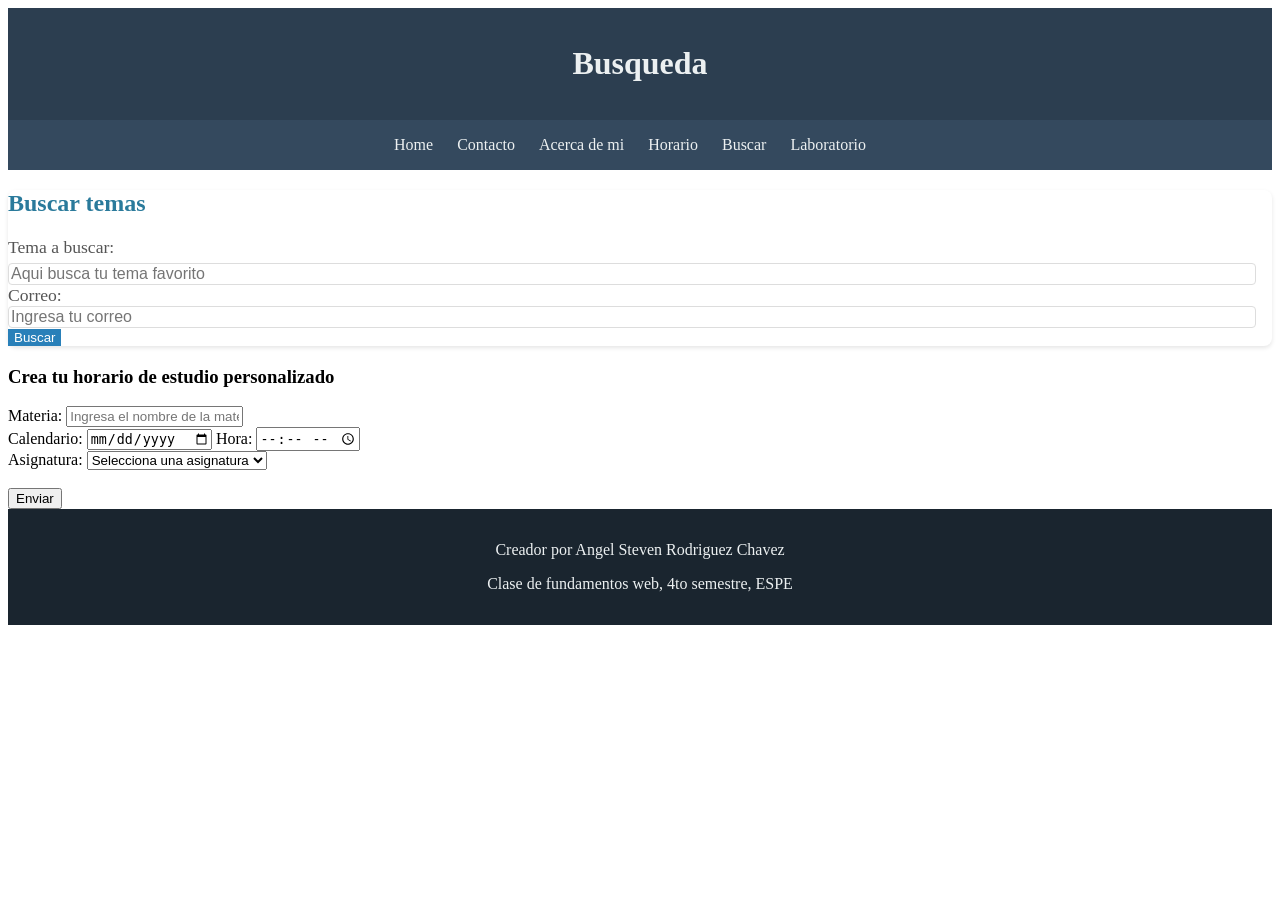
<file: pages/buscar/buscar.html>
<!DOCTYPE html>
<html lang="es">

<head>
    <meta charset="UTF-8">
    <meta name="viewport" content="width=device-width, initial-scale=1.0">
    <title>Buscar</title>
</head>

<body>

    <header style="background-color: #2c3e50; color: white; padding: 1rem 0; text-align: center;">
        <h1 style="color: #ecf0f1;">Busqueda</h1>
    </header>

    <nav style="background-color: #34495e; padding: 1rem;">
        <ul style="list-style: none; margin: 0; padding: 0; text-align: center;">
            <li style="display: inline; margin-right: 20px;">
                <a href="../../index.html" style="color: #ecf0f1; text-decoration: none;">
                    Home
                </a>
            </li>
            <li style="display: inline; margin-right: 20px;">
                <a href="../../pages/contacto/contacto.html" style="color: #ecf0f1; text-decoration: none;">
                    Contacto
                </a>
            </li>
            <li style="display: inline; margin-right: 20px;">
                <a href="../../pages/multimedia/multimedia.html" style="color: #ecf0f1; text-decoration: none;">
                    Acerca de mi
                </a>
            </li>
            <li style="display: inline; margin-right: 20px;">
                <a href="../../pages/horario/horario.html" style="color: #ecf0f1; text-decoration: none;">
                    Horario
                </a>
            </li>
            <li style="display: inline; margin-right: 20px;">
                <a href="../../pages/buscar/buscar.html" style="color: #ecf0f1; text-decoration: none;">
                    Buscar
                </a>
            </li>
            <li style="display: inline; margin-right: 20px;">
                <a href="../../pages/laboratorio/laboratorio.html"
                    style="color: #ecf0f1; text-decoration: none;">Laboratorio</a>
            </li>
        </ul>
    </nav>

    <main>
        <section class="formulario"
            style="background-color: white; margin-bottom: 20px; border-radius: 8px; box-shadow: 0 2px 4px rgba(0,0,0,0.1);">
            <h2 style="color: #2a7a9b;">Buscar temas</h2>
            <form method="GET" action="">
                <label for="Tema" style="display: block; margin-bottom: 5px; color: #555; font-size: 1.1em;">Tema a
                    buscar:</label>
                <input type="text" id="tema" name="tema" placeholder="Aqui busca tu tema favorito"
                    style="width: calc(100% - 22px);  border-radius: 4px; border: 1px solid #ddd; font-size: 1em;">

                <label for="Correo" style="display: block;  color: #555; font-size: 1.1em;">Correo:</label>
                <input type="email" id="correo" name="correo" placeholder="Ingresa tu correo"
                    style="width: calc(100% - 22px); border-radius: 4px; border: 1px solid #ddd; font-size: 1em;">

                <button type="submit"
                    style="background-color: #2980b9; color: white; border: none; cursor: pointer;">Buscar</button>
            </form>


        </section>

        <section id="Horario">
            <form method="GET" action="">
                <h3>
                    Crea tu horario de estudio personalizado
                </h3>
                <label for="Materia">Materia:</label>
                <input type="text" id="materia" name="Materia" maxlength="20"
                    placeholder="Ingresa el nombre de la materia">
                <br />
                <label for="calendario">Calendario:</label>
                <input type="date" id="calendario" name="calendario">
                <label for="hora">Hora:</label>
                <input type="time" id="hora" name="hora" min="08:00" max="17:00" step="1800" required>
            </form>

            <form action="a" method="POST">
                <label for="asignatura">Asignatura:</label>
                <select id="asignatura" name="asignatura" required>
                    <option value="">Selecciona una asignatura</option>
                    <option value="Fundamentos Web">Fundamentos Web</option>
                    <option value="Programacion">Programacion</option>
                    <option value="Redes">Redes</option>
                </select>
            </form>
            <br />
            <button type="submit">
                Enviar
            </button>
        </section>
    </main>

    <footer
        style="background-color: #1a252f; color: #ecf0f1; text-align: center; padding: 1rem 0; position: relative; bottom: 0; width: 100%;">
        <p> Creador por Angel Steven Rodriguez Chavez </p>
        <p>
            Clase de fundamentos web, 4to semestre, ESPE
        </p>
    </footer>
</body>

</html>
</file>
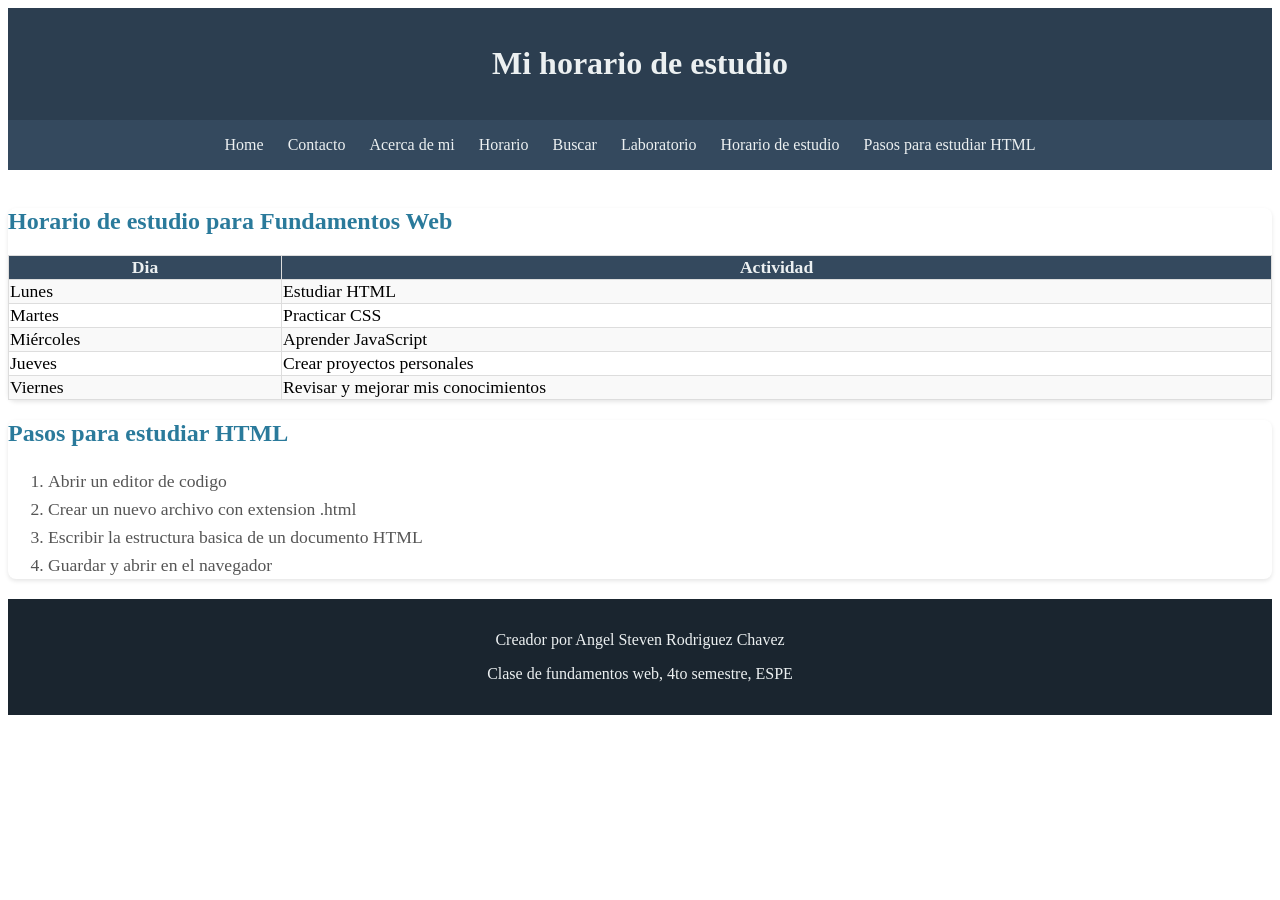
<file: pages/horario/horario.html>
<!DOCTYPE html>
<html lang="es">
<head>
    <meta charset="UTF-8">
    <meta name="viewport" content="width=device-width, initial-scale=1.0">
    <title>Horario</title>
</head>
<body >

    <header style="background-color: #2c3e50; color: white; padding: 1rem 0; text-align: center;">
        <h1 style="color: #ecf0f1;">Mi horario de estudio</h1>
    </header>

    <nav style="background-color: #34495e; padding: 1rem;">
        <ul style="list-style: none; margin: 0; padding: 0; text-align: center;">
            <li style="display: inline; margin-right: 20px;">
                <a href="../../index.html" style="color: #ecf0f1; text-decoration: none;">
                    Home
                </a>
            </li>
            <li style="display: inline; margin-right: 20px;">
                <a href="../../pages/contacto/contacto.html" style="color: #ecf0f1; text-decoration: none;">
                    Contacto
                </a>
            </li>
            <li style="display: inline; margin-right: 20px;">
                <a href="../../pages/multimedia/multimedia.html" style="color: #ecf0f1; text-decoration: none;">
                    Acerca de mi
                </a>
            </li>
            <li style="display: inline; margin-right: 20px;">
                <a href="../../pages/horario/horario.html" style="color: #ecf0f1; text-decoration: none;">
                    Horario
                </a>
            </li>
            <li style="display: inline; margin-right: 20px;">
                <a href="../../pages/buscar/buscar.html" style="color: #ecf0f1; text-decoration: none;">
                    Buscar
                </a>
            </li>
            <li style="display: inline; margin-right: 20px;">
                <a href="../../pages/laboratorio/laboratorio.html"
                    style="color: #ecf0f1; text-decoration: none;">Laboratorio</a>
            </li>
            <li style="display: inline; margin-right: 20px;">
                <a href="#Horario-para-estudiar-personalmente" style="color: #ecf0f1; text-decoration: none;">
                    Horario de estudio
                </a>
            </li>
            <li style="display: inline; margin-right: 20px;">
                <a href="#Pasos-para-estudiar-HTML" style="color: #ecf0f1; text-decoration: none;">
                    Pasos para estudiar HTML
                </a>

        </ul>
    </nav>
    <br />
    <main>
        <section id="Horario-para-estudiar-personalmente" style="background-color: white; margin-bottom: 20px; border-radius: 8px; box-shadow: 0 2px 4px rgba(0,0,0,0.1);">
            <h2 style="color: #2a7a9b;">Horario de estudio para Fundamentos Web</h2>
            <table border="1" style="width: 100%; border-collapse: collapse; margin-top: 15px; font-size: 1.1em;">
                <tr style="background-color: #34495e; color: #ecf0f1;">
                    <th style="border: 1px solid #ddd;">Dia</th>
                    <th style="border: 1px solid #ddd;">Actividad</th>
                </tr>

                <tr style="background-color: #f9f9f9;">
                    <td style="border: 1px solid #ddd;">Lunes</td>
                    <td style="border: 1px solid #ddd;">Estudiar HTML</td>
                </tr>
                <tr>
                    <td style="border: 1px solid #ddd;">Martes</td>
                    <td style="border: 1px solid #ddd;">Practicar CSS</td>
                </tr>
                <tr style="background-color: #f9f9f9;">
                    <td style="border: 1px solid #ddd;">Miércoles</td>
                    <td style="border: 1px solid #ddd;">Aprender JavaScript</td>
                </tr>
                <tr>
                    <td style="border: 1px solid #ddd;">Jueves</td>
                    <td style="border: 1px solid #ddd;">Crear proyectos personales</td>
                </tr>
                <tr style="background-color: #f9f9f9;">
                    <td style="border: 1px solid #ddd;">Viernes</td>
                    <td style="border: 1px solid #ddd;">Revisar y mejorar mis conocimientos</td>
                </tr>
            </table>
        </section>
    </main>
    <section id="Pasos-para-estudiar-HTML" style="background-color: white; margin-bottom: 20px; border-radius: 8px; box-shadow: 0 2px 4px rgba(0,0,0,0.1);">
        <h2 style="color: #2a7a9b;">Pasos para estudiar HTML</h2>
        <ol style="color: #555; line-height: 1.6; font-size: 1.1em;">
            <li>Abrir un editor de codigo</li>
            <li>Crear un nuevo archivo con extension .html</li>
            <li>Escribir la estructura basica de un documento HTML</li>
            <li>Guardar y abrir en el navegador</li>
        </ol>
    </section>

    <footer style="background-color: #1a252f; color: #ecf0f1; text-align: center; padding: 1rem 0; position: relative; bottom: 0; width: 100%;">
        <p> Creador por Angel Steven Rodriguez Chavez </p>
        <p> Clase de fundamentos web, 4to semestre, ESPE </p>
    </footer>
</body>
</html>
</file>
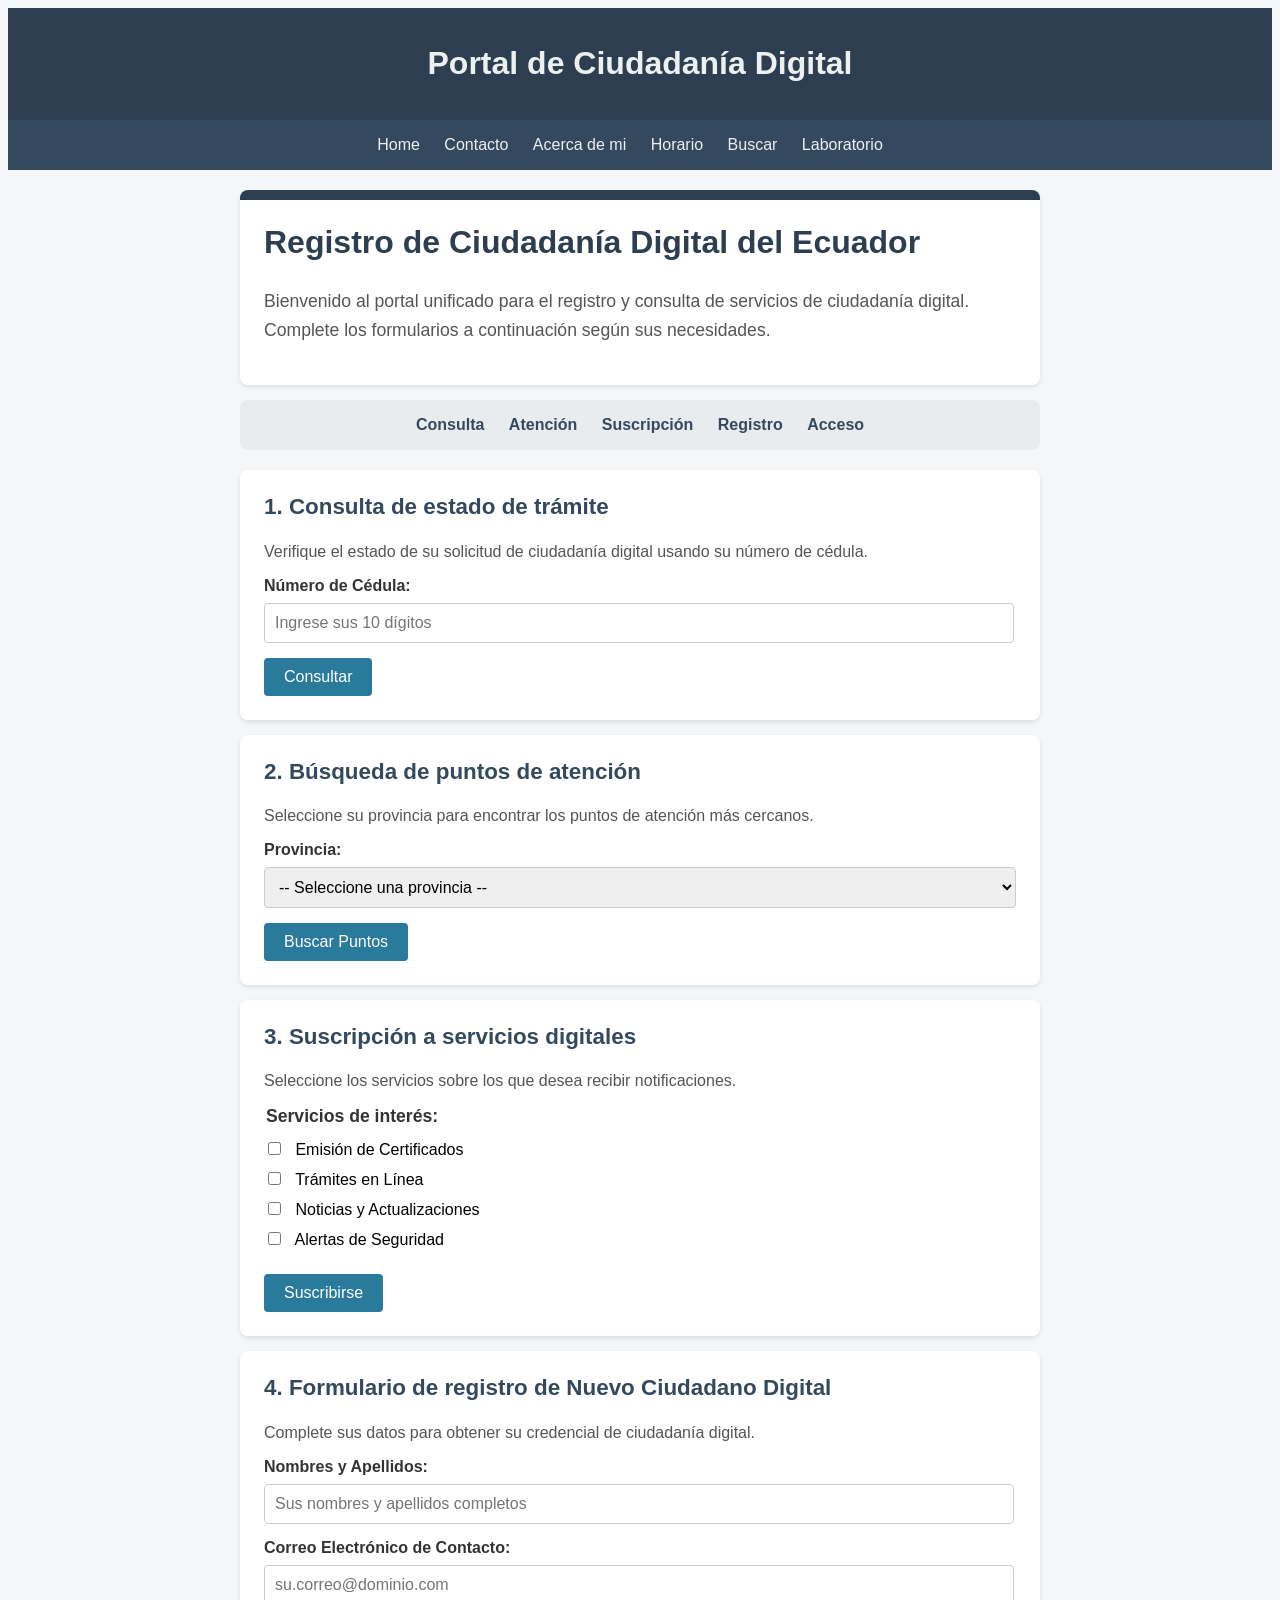
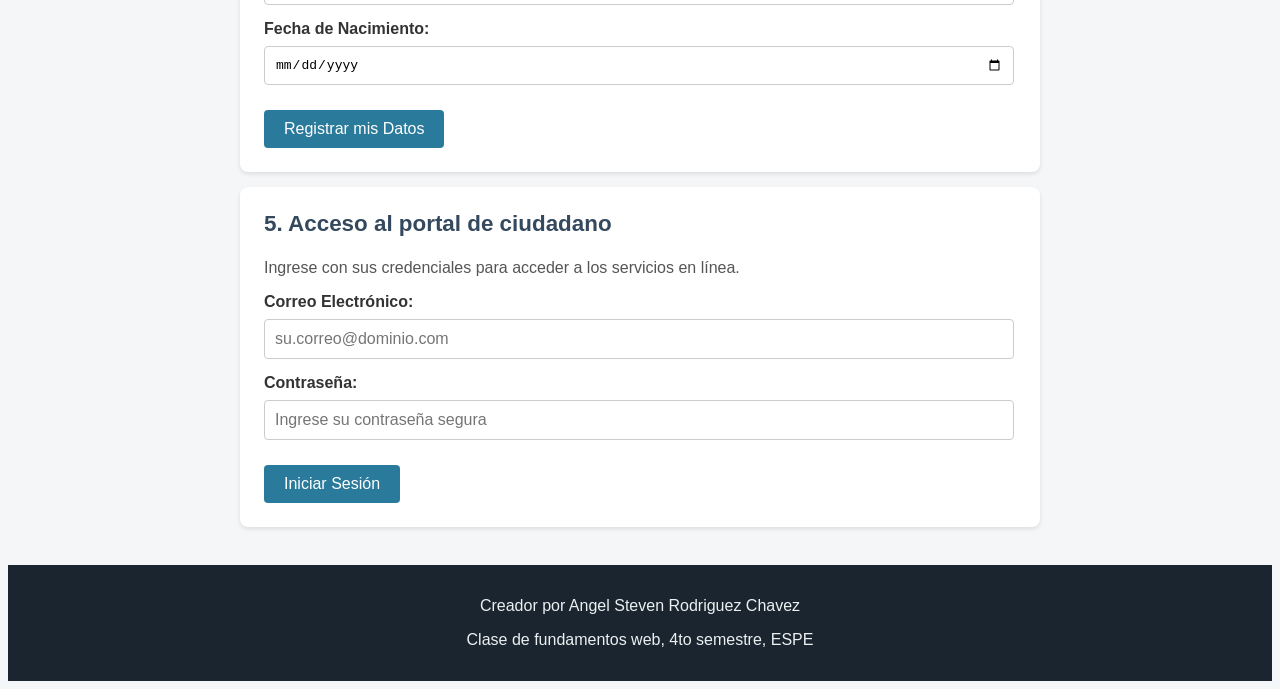
<file: pages/laboratorio/laboratorio.html>
<!DOCTYPE html>
<html lang="es">

<head>
    <meta charset="UTF-8">
    <meta name="viewport" content="width=device-width, initial-scale=1.0">
    <title>Laboratorio</title>
</head>

<body style="background-color: #f4f6f8; font-family: sans-serif;">
    <header style="background-color: #2c3e50; color: white; padding: 1rem 0; text-align: center;">
        <h1 style="color: #ecf0f1;">Portal de Ciudadanía Digital</h1>
    </header>

    <nav style="background-color: #34495e; padding: 1rem;">
        <ul style="list-style: none; margin: 0; padding: 0; text-align: center;">
            <li style="display: inline; margin-right: 20px;">
                <a href="../../index.html" style="color: #ecf0f1; text-decoration: none;">Home</a>
            </li>
            <li style="display: inline; margin-right: 20px;">
                <a href="../../pages/contacto/contacto.html" style="color: #ecf0f1; text-decoration: none;">Contacto</a>
            </li>
            <li style="display: inline; margin-right: 20px;">
                <a href="../../pages/multimedia/multimedia.html" style="color: #ecf0f1; text-decoration: none;">Acerca
                    de mi</a>
            </li>
            <li style="display: inline; margin-right: 20px;">
                <a href="../../pages/horario/horario.html" style="color: #ecf0f1; text-decoration: none;">Horario</a>
            </li>
            <li style="display: inline;margin-right: 20px;">
                <a href="../../pages/buscar/buscar.html" style="color: #ecf0f1; text-decoration: none;">Buscar</a>
            </li>
            <li style="display: inline; margin-right: 20px;">
                <a href="laboratorio.html" style="color: #ecf0f1; text-decoration: none;">Laboratorio</a>
            </li>
        </ul>
    </nav>

    <main style="max-width: 800px; margin: 20px auto; padding: 0 10px;">
        <article
            style="background-color: white; padding: 24px; border-radius: 8px; border-top: 10px solid #2c3e50; margin-bottom: 15px; box-shadow: 0 2px 4px rgba(0,0,0,0.1);">
            <h2 style="font-size: 2em; margin-top: 0; color: #2c3e50;">
                Registro de Ciudadanía Digital del Ecuador
            </h2>
            <p style="color: #555; font-size: 1.1em; line-height: 1.6;">
                Bienvenido al portal unificado para el registro y consulta de servicios de ciudadanía digital. Complete
                los formularios a continuación según sus necesidades.
            </p>
        </article>

        <nav
            style="background-color: #e9ecef; padding: 1rem; border-radius: 8px; margin-bottom: 20px; text-align: center;">
            <ul style="list-style: none; margin: 0; padding: 0;">
                <li style="display: inline; margin: 0 10px;">
                    <a href="#consulta-ciudadano"
                        style="color: #34495e; text-decoration: none; font-weight: bold;">Consulta</a>
                </li>
                <li style="display: inline; margin: 0 10px;">
                    <a href="#seleccion-provincia"
                        style="color: #34495e; text-decoration: none; font-weight: bold;">Atención</a>
                </li>
                <li style="display: inline; margin: 0 10px;">
                    <a href="#servicios-interes"
                        style="color: #34495e; text-decoration: none; font-weight: bold;">Suscripción</a>
                </li>
                <li style="display: inline; margin: 0 10px;">
                    <a href="#registro-ciudadano"
                        style="color: #34495e; text-decoration: none; font-weight: bold;">Registro</a>
                </li>
                <li style="display: inline; margin: 0 10px;">
                    <a href="#login-portal" style="color: #34495e; text-decoration: none; font-weight: bold;">Acceso</a>
                </li>
            </ul>
        </nav>

        <section id="consulta-ciudadano"
            style="background-color: white; padding: 24px; border-radius: 8px; margin-bottom: 15px; box-shadow: 0 2px 4px rgba(0,0,0,0.1);">
            <h3 style="font-size: 1.4em; color: #34495e; margin-top: 0;">1. Consulta de estado de trámite</h3>
            <p style="color: #555; margin-bottom: 16px;">Verifique el estado de su solicitud de ciudadanía digital
                usando su número de cédula.</p>
            <form method="GET" action="">
                <label for="cedula" style="display: block; margin-bottom: 8px; color: #333; font-weight: bold;">Número
                    de Cédula:</label>
                <input type="text" id="cedula" name="cedula" placeholder="Ingrese sus 10 dígitos" required
                    maxlength="10"
                    style="width: calc(100% - 24px); padding: 10px; border-radius: 4px; border: 1px solid #ccc; font-size: 1em;">
                <button type="submit"
                    style="margin-top: 15px; padding: 10px 20px; background-color: #2a7a9b; color: white; border: none; border-radius: 4px; cursor: pointer; font-size: 1em;">
                    Consultar
                </button>
            </form>
        </section>

        <section id="seleccion-provincia"
            style="background-color: white; padding: 24px; border-radius: 8px; margin-bottom: 15px; box-shadow: 0 2px 4px rgba(0,0,0,0.1);">
            <h3 style="font-size: 1.4em; color: #34495e; margin-top: 0;">2. Búsqueda de puntos de atención</h3>
            <p style="color: #555; margin-bottom: 16px;">Seleccione su provincia para encontrar los puntos de atención
                más cercanos.</p>
            <form method="GET" action="">
                <label for="provincia"
                    style="display: block; margin-bottom: 8px; color: #333; font-weight: bold;">Provincia:</label>
                <select id="provincia" name="provincia" required
                    style="width: 100%; padding: 10px; border-radius: 4px; border: 1px solid #ccc; font-size: 1em;">
                    <option value="">-- Seleccione una provincia --</option>
                    <option value="azuay">Azuay</option>
                    <option value="bolivar">Bolívar</option>
                    <option value="canar">Cañar</option>
                    <option value="carchi">Carchi</option>
                    <option value="chimborazo">Chimborazo</option>
                    <option value="cotopaxi">Cotopaxi</option>
                    <option value="el_oro">El Oro</option>
                    <option value="esmeraldas">Esmeraldas</option>
                    <option value="galapagos">Galápagos</option>
                    <option value="guayas">Guayas</option>
                    <option value="imbabura">Imbabura</option>
                    <option value="loja">Loja</option>
                    <option value="los_rios">Los Ríos</option>
                    <option value="manabi">Manabí</option>
                    <option value="morona_santiago">Morona-Santiago</option>
                    <option value="napo">Napo</option>
                    <option value="orellana">Orellana</option>
                    <option value="pastaza">Pastaza</option>
                    <option value="pichincha">Pichincha</option>
                    <option value="santa_elena">Santa Elena</option>
                    <option value="santo_domingo">Santo Domingo de los Tsáchilas</option>
                    <option value="sucumbios">Sucumbíos</option>
                    <option value="tungurahua">Tungurahua</option>
                    <option value="zamora_chinchipe">Zamora-Chinchipe</option>
                </select>
                <button type="submit"
                    style="margin-top: 15px; padding: 10px 20px; background-color: #2a7a9b; color: white; border: none; border-radius: 4px; cursor: pointer; font-size: 1em;">
                    Buscar Puntos
                </button>
            </form>
        </section>

        <section id="servicios-interes"
            style="background-color: white; padding: 24px; border-radius: 8px; margin-bottom: 15px; box-shadow: 0 2px 4px rgba(0,0,0,0.1);">
            <h3 style="font-size: 1.4em; color: #34495e; margin-top: 0;">3. Suscripción a servicios digitales</h3>
            <p style="color: #555; margin-bottom: 16px;">Seleccione los servicios sobre los que desea recibir
                notificaciones.</p>
            <form method="GET" action="">
                <fieldset style="border: none; padding: 0; margin: 0;">
                    <legend style="font-weight: bold; color: #333; font-size: 1.1em; margin-bottom: 12px;">Servicios de
                        interés:</legend>
                    <label style="display: block; margin-bottom: 10px; font-size: 1em;">
                        <input type="checkbox" name="servicios[]" value="certificados" style="margin-right: 10px;">
                        Emisión de Certificados</label>
                    <label style="display: block; margin-bottom: 10px; font-size: 1em;">
                        <input type="checkbox" name="servicios[]" value="tramites" style="margin-right: 10px;"> Trámites
                        en Línea</label>
                    <label style="display: block; margin-bottom: 10px; font-size: 1em;">
                        <input type="checkbox" name="servicios[]" value="noticias" style="margin-right: 10px;"> Noticias
                        y Actualizaciones</label>
                    <label style="display: block; margin-bottom: 10px; font-size: 1em;">
                        <input type="checkbox" name="servicios[]" value="seguridad" style="margin-right: 10px;"> Alertas
                        de Seguridad</label>
                </fieldset>
                <button type="submit"
                    style="margin-top: 15px; padding: 10px 20px; background-color: #2a7a9b; color: white; border: none; border-radius: 4px; cursor: pointer; font-size: 1em;">
                    Suscribirse
                </button>
            </form>
        </section>

        <section id="registro-ciudadano"
            style="background-color: white; padding: 24px; border-radius: 8px; margin-bottom: 15px; box-shadow: 0 2px 4px rgba(0,0,0,0.1);">
            <h3 style="font-size: 1.4em; color: #34495e; margin-top: 0;">4. Formulario de registro de Nuevo Ciudadano
                Digital</h3>
            <p style="color: #555; margin-bottom: 16px;">Complete sus datos para obtener su credencial de ciudadanía
                digital.</p>
            <form method="get" action="">
                <div style="margin-bottom: 15px;">
                    <label for="nombre"
                        style="display: block; margin-bottom: 8px; color: #333; font-weight: bold;">Nombres y
                        Apellidos:</label>
                    <input type="text" id="nombre" name="nombre" required minlength="3"
                        placeholder="Sus nombres y apellidos completos"
                        style="width: calc(100% - 24px); padding: 10px; border-radius: 4px; border: 1px solid #ccc; font-size: 1em;">
                </div>
                <div style="margin-bottom: 15px;">
                    <label for="email"
                        style="display: block; margin-bottom: 8px; color: #333; font-weight: bold;">Correo Electrónico
                        de
                        Contacto:</label>
                    <input type="email" id="email" name="email" required placeholder="su.correo@dominio.com"
                        style="width: calc(100% - 24px); padding: 10px; border-radius: 4px; border: 1px solid #ccc; font-size: 1em;">
                </div>
                <div style="margin-bottom: 15px;">
                    <label for="fecha-nacimiento"
                        style="display: block; margin-bottom: 8px; color: #333; font-weight: bold;">Fecha de
                        Nacimiento:</label>
                    <input type="date" id="fecha-nacimiento" name="fecha_nacimiento" required
                        style="width: calc(100% - 24px); padding: 10px; border-radius: 4px; border: 1px solid #ccc; font-size: 1em;">
                </div>
                <button type="submit"
                    style="margin-top: 10px; padding: 10px 20px; background-color: #2a7a9b; color: white; border: none; border-radius: 4px; cursor: pointer; font-size: 1em;">
                    Registrar mis Datos
                </button>
            </form>
        </section>

        <section id="login-portal"
            style="background-color: white; padding: 24px; border-radius: 8px; margin-bottom: 15px; box-shadow: 0 2px 4px rgba(0,0,0,0.1);">
            <h3 style="font-size: 1.4em; color: #34495e; margin-top: 0;">5. Acceso al portal de ciudadano</h3>
            <p style="color: #555; margin-bottom: 16px;">Ingrese con sus credenciales para acceder a los servicios en
                línea.</p>
            <form method="get" action="">
                <div style="margin-bottom: 15px;">
                    <label for="login-email"
                        style="display: block; margin-bottom: 8px; color: #333; font-weight: bold;">Correo
                        Electrónico:</label>
                    <input type="email" id="login-email" name="login_email" required placeholder="su.correo@dominio.com"
                        style="width: calc(100% - 24px); padding: 10px; border-radius: 4px; border: 1px solid #ccc; font-size: 1em;">
                </div>
                <div style="margin-bottom: 15px;">
                    <label for="password"
                        style="display: block; margin-bottom: 8px; color: #333; font-weight: bold;">Contraseña:</label>
                    <input type="password" id="password" name="password" placeholder="Ingrese su contraseña segura"
                        required minlength="8" maxlength="16"
                        pattern="(?=.*[A-Za-z])(?=.*\d)(?=.*[@$!%*?&.#_-])[A-Za-z\d@$!%*?&.#_-]{8,16}"
                        title="Debe tener entre 8-16 caracteres, e incluir letras, números y al menos un símbolo especial (@$!%*?&.#_-)."
                        style="width: calc(100% - 24px); padding: 10px; border-radius: 4px; border: 1px solid #ccc; font-size: 1em;">
                </div>
                <button type="submit"
                    style="margin-top: 10px; padding: 10px 20px; background-color: #2a7a9b; color: white; border: none; border-radius: 4px; cursor: pointer; font-size: 1em;">
                    Iniciar Sesión
                </button>
            </form>
        </section>
    </main>

    <br />
    <footer
        style="background-color: #1a252f; color: #ecf0f1; text-align: center; padding: 1rem 0; position: relative; bottom: 0; width: 100%;">
        <p> Creador por Angel Steven Rodriguez Chavez </p>
        <p>
            Clase de fundamentos web, 4to semestre, ESPE
        </p>
    </footer>
</body>

</html>
</file>
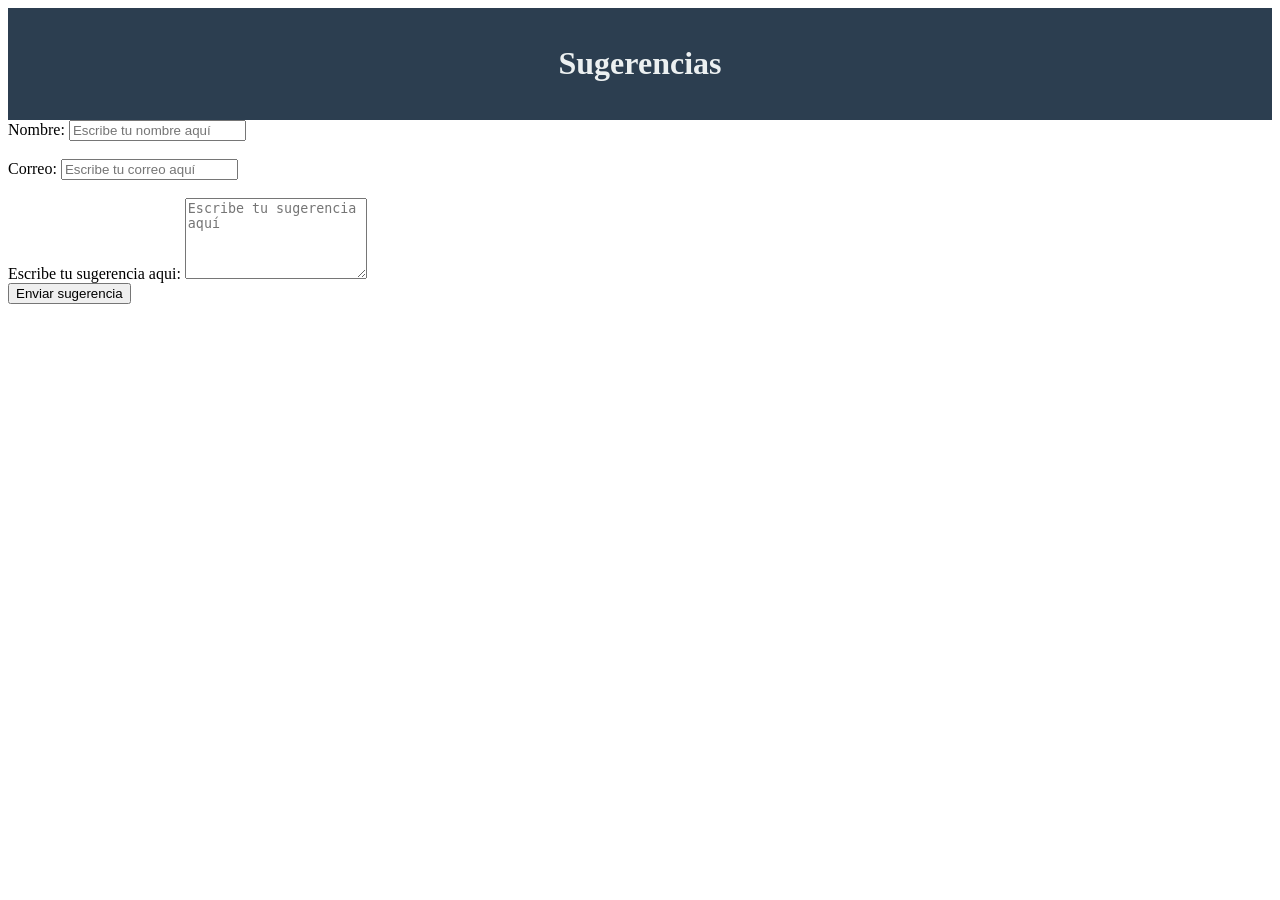
<file: pages/laboratorio/sugerencias.html>
<!DOCTYPE html>
<html lang="es">
<head>
    <meta charset="UTF-8">
    <meta name="viewport" content="width=<device-width>, initial-scale=1.0">
    <title>Sugerencia</title>
</head>
<body>
    <header style="background-color: #2c3e50; color: white; padding: 1rem 0; text-align: center;">
        <h1 style="color: #ecf0f1;">Sugerencias</h1>
    </header>
    <form method= "get" action="">
        <label for="nombre" > 
            Nombre:
        </label>
        <input type="text" id="nombre" name="nombre" placeholder="Escribe tu nombre aquí">
        <br><br>
        <label for="correo" > 
            Correo:
        </label>
        <input type="email" id="correo" name="correo" placeholder="Escribe tu correo aquí" required="required">
        <br><br>
        <label for="sugerencia" > 
            Escribe tu sugerencia aqui:
        </label>
        <textarea id="sugerencia" name="sugerencia" placeholder="Escribe tu sugerencia aquí" rows="5"></textarea>
       <br>
        <button type="submit" >
        Enviar sugerencia
    </button>
    </form>
</body>
</html>
</file>
